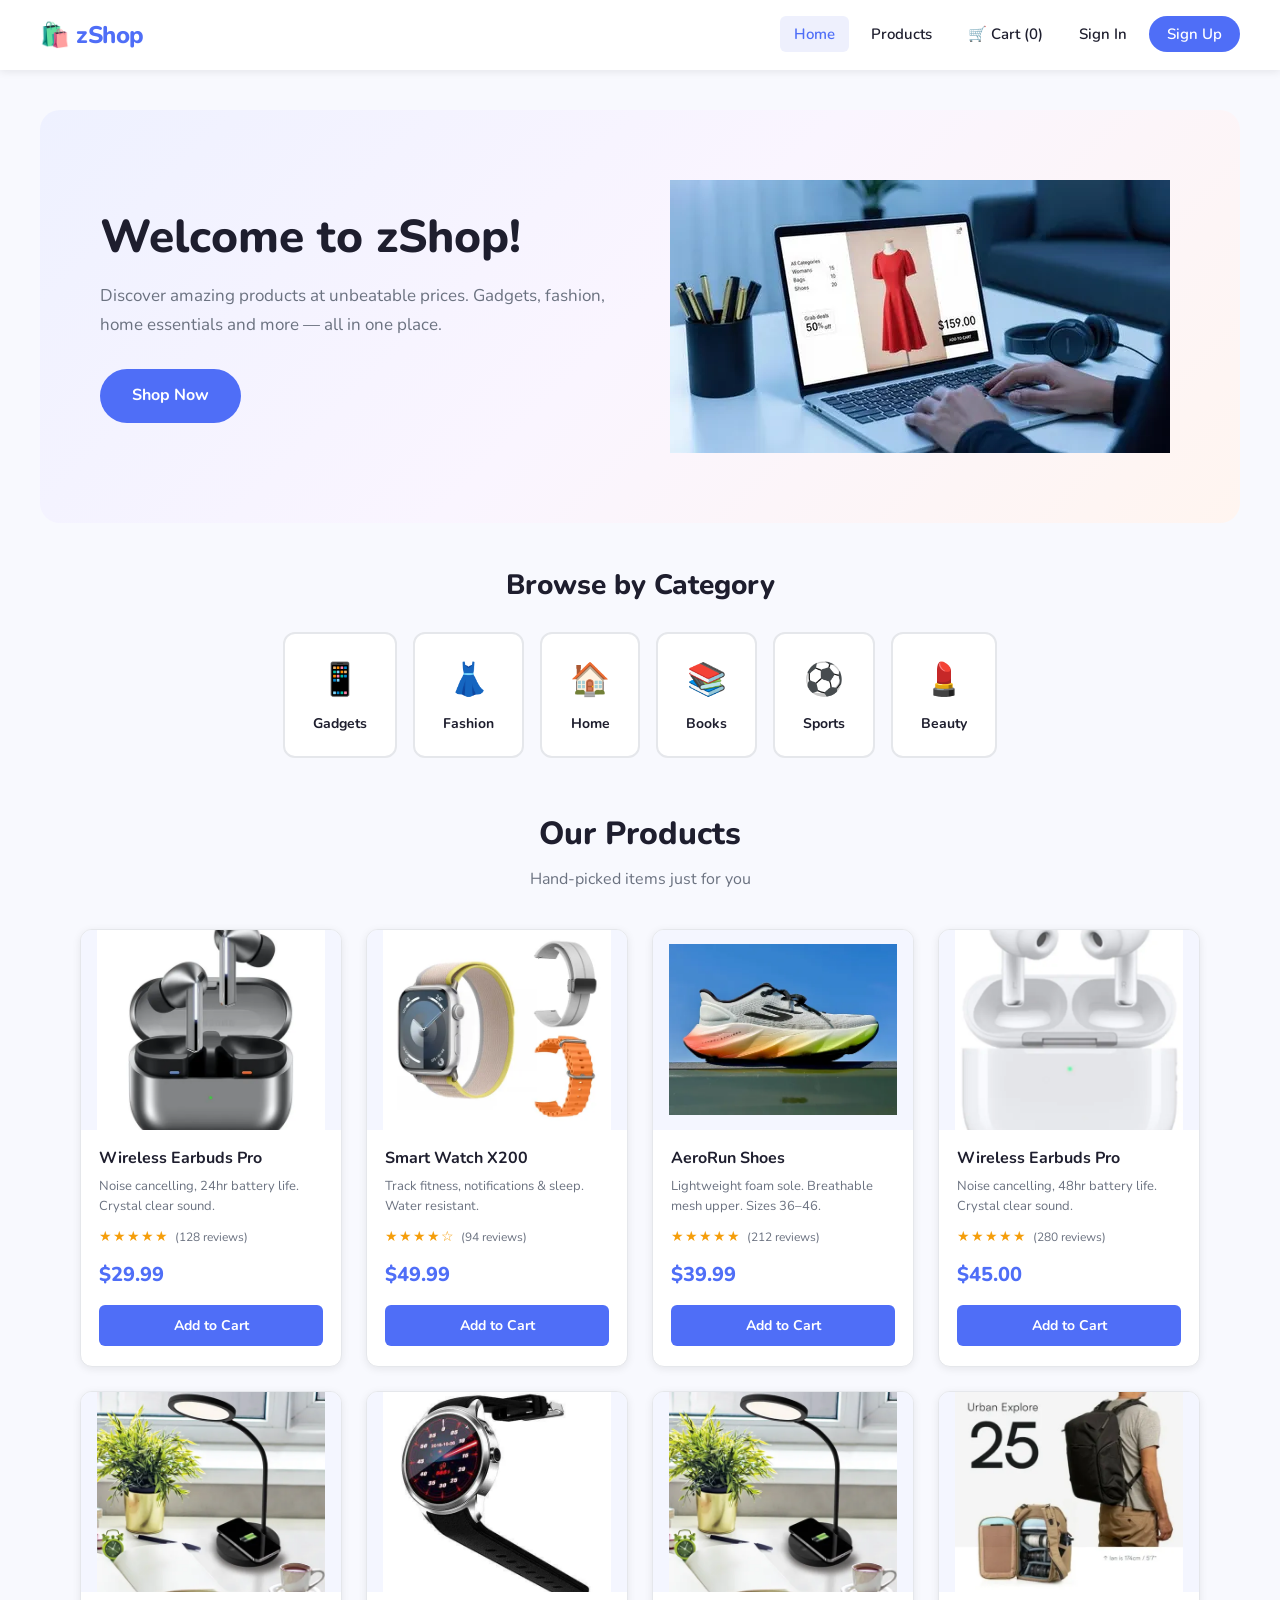
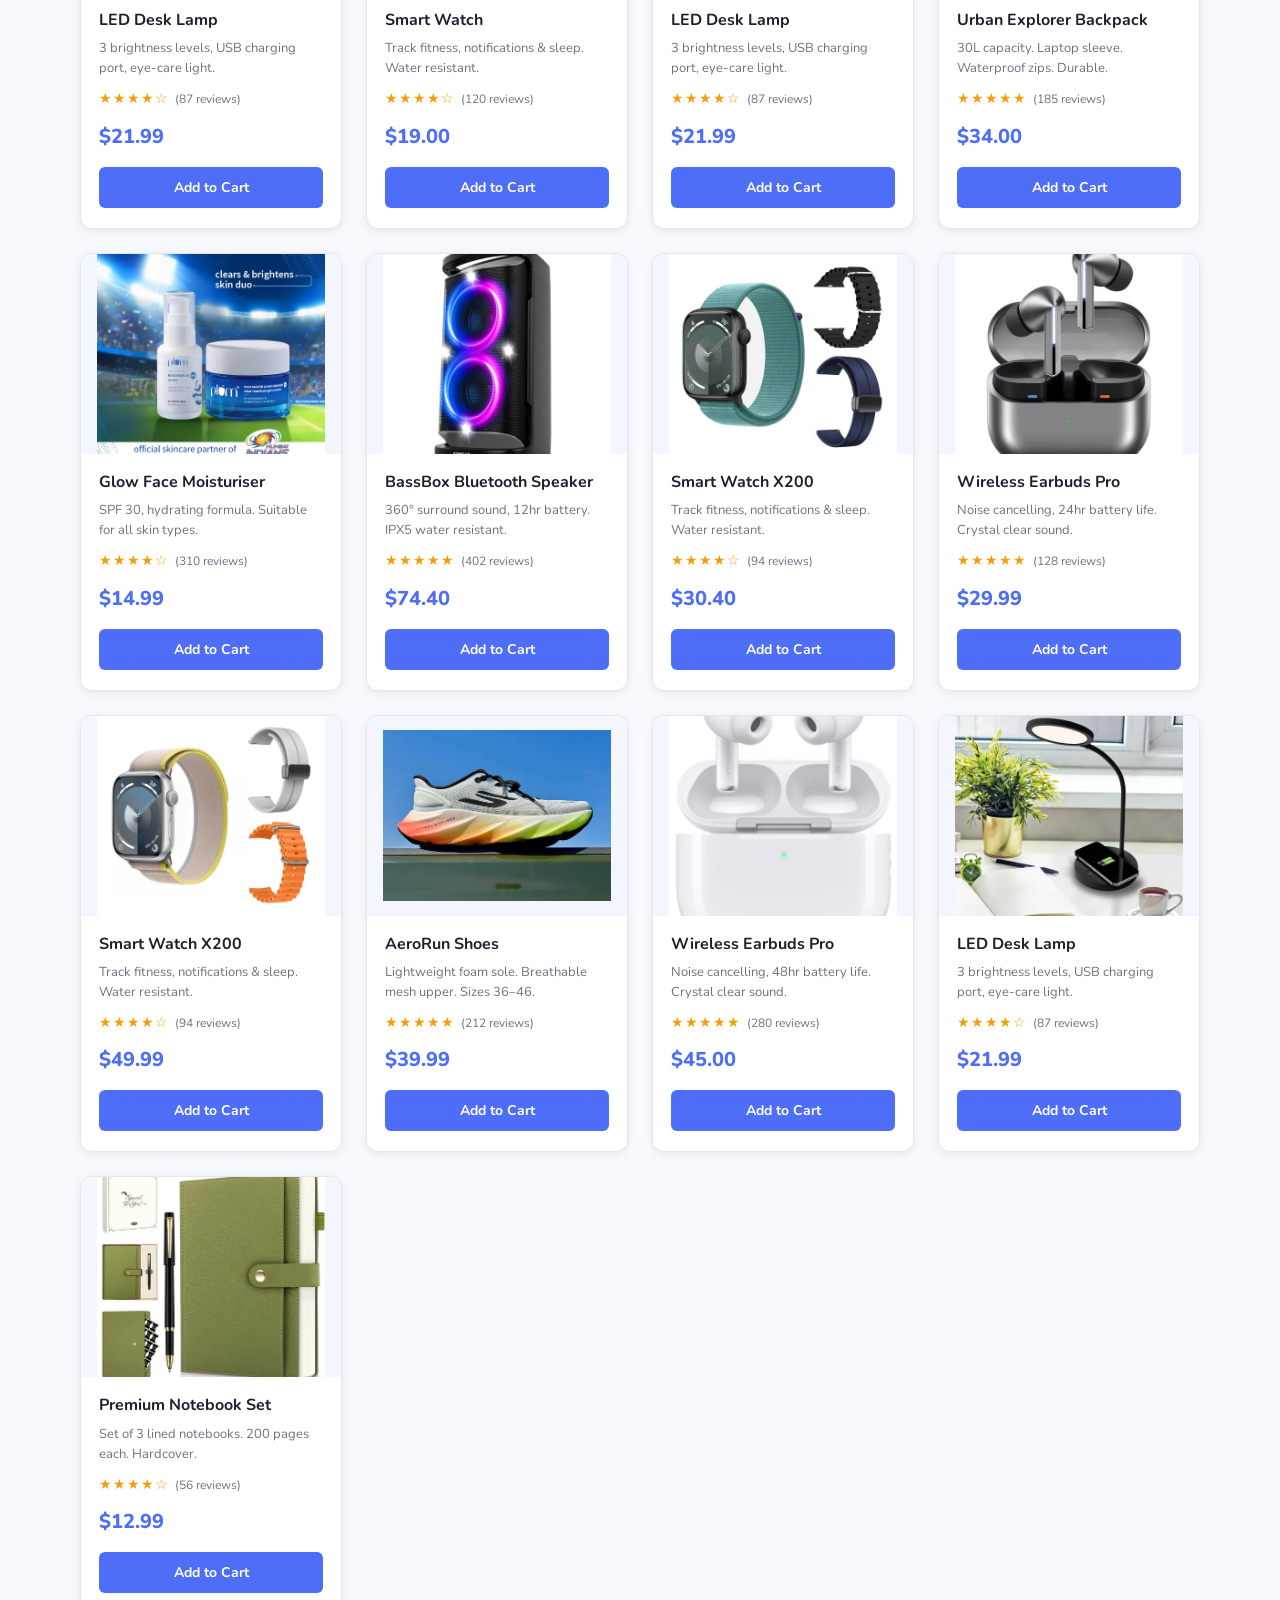
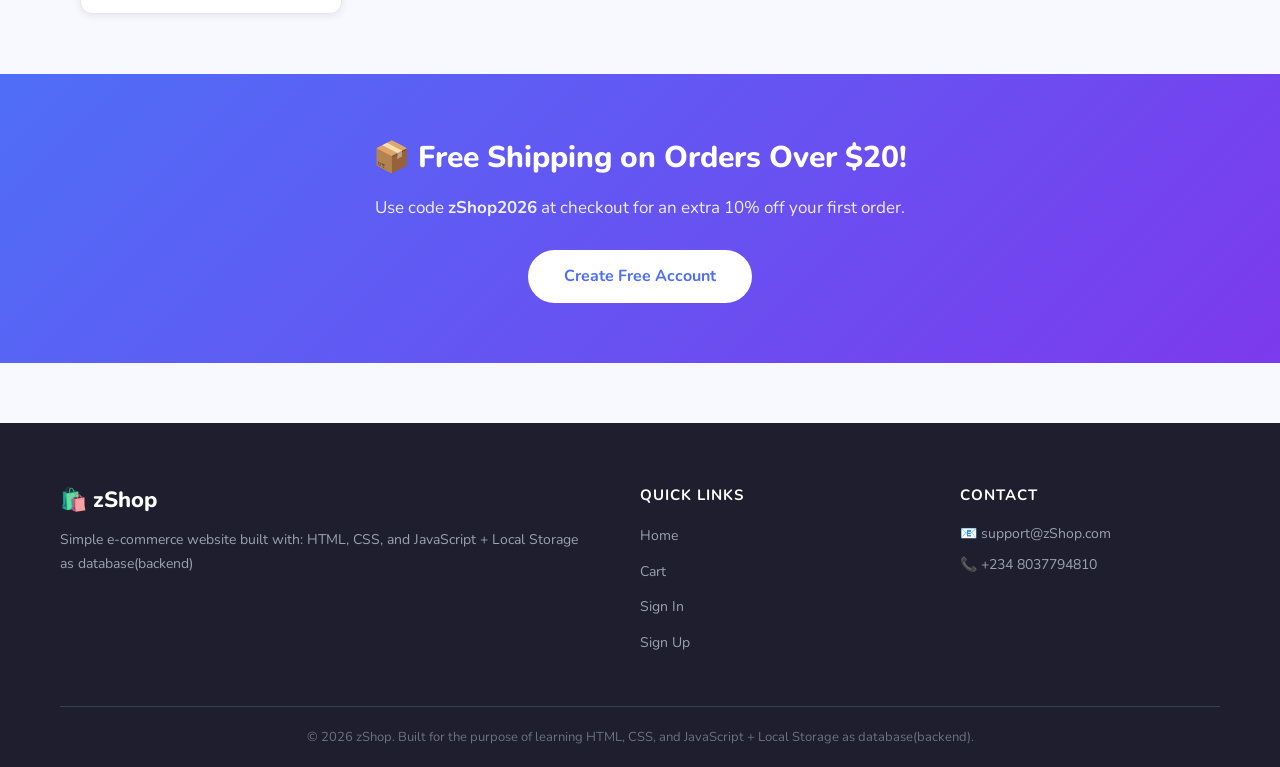
<file: index.html>
<!DOCTYPE html>
<html lang="en">

  <head>
    <!-- The <head> section contains information ABOUT the page, not visible content -->

    <!-- This tells the browser what characters to use (standard for most languages) -->
    <meta charset="UTF-8" />

    <!-- This makes the page look correct on mobile phones -->
    <meta name="viewport" content="width=device-width, initial-scale=1.0" />

    <!-- The title that appears on the browser tab -->
    <title>zShop</title>

    <!-- 
      =============================================
      LINKING THE CSS FILE
      =============================================
      This line connects our style.css file to this HTML file.
      If you REMOVE this line, all the styling (colors, fonts, layout)
      will disappear and you will see plain HTML — that's great for teaching!
      The "rel" tells the browser this is a stylesheet.
      The "href" is the path to the CSS file.
    -->
    <link rel="stylesheet" href="./pages/style.css" />

    <!-- Google Font: Nunito (clean, friendly font for a shop) -->
    <link rel="preconnect" href="https://fonts.googleapis.com" />
    <link
      href="https://fonts.googleapis.com/css2?family=Nunito:wght@400;600;700;800&display=swap"
      rel="stylesheet"
    />
  </head>

  <body>
    <!-- 
      =============================================
      HEADER SECTION
      =============================================
      The <header> tag holds the top part of the page.
      It usually contains the logo and navigation links.
    -->
    <header class="site-header">

      <!-- Logo / Brand name -->
      <div class="logo">
        <a href="index.html">🛍️ zShop</a>
      </div>

      <!-- 
        NAVIGATION BAR
        <nav> holds links that help users move between pages.
        <ul> = unordered list (bullet list)
        <li> = list item
        <a>  = anchor tag (a clickable link)
      -->
      <nav class="main-nav">
        <ul>
          <li><a href="index.html" class="active">Home</a></li>
          <li><a href="index.html#products">Products</a></li>
          <li><a href="./pages/cart.html">🛒 Cart (<span id="cart-count">0</span>)</a></li>
          <li><a href="./pages/signin.html">Sign In</a></li>
          <li><a href="./pages/signup.html" class="btn-signup">Sign Up</a></li>
        </ul>
      </nav>

      <!-- Hamburger menu button (visible on small screens) -->
      <button class="hamburger" id="hamburger-btn">☰</button>

    </header>

    <!-- 
      =============================================
      MAIN CONTENT
      =============================================
      The <main> tag holds the main content of the page.
    -->
    <main>

      <!-- 
        HERO SECTION
        This is the big banner at the top of the page.
        "Hero" is a common web design term for this section.
      -->
      <section class="hero">
        <div class="hero-text">
          <h1>Welcome to zShop!</h1>
          <p>Discover amazing products at unbeatable prices. Gadgets, fashion, home essentials and more — all in one place.</p>
          <a href="#products" class="btn-hero">Shop Now</a>
        </div>
        <div class="hero-image">
          <!-- 
            SVG PLACEHOLDER IMAGE
            SVG stands for Scalable Vector Graphic. 
            This is a built-in image made with code.
            You can replace this with a real <img> tag later.
          -->

          <img src="./assets/images/hero-image.webp" alt="Hero Image">
        </div>
      </section>

      <!-- 
        =============================================
        CATEGORIES SECTION
        =============================================
        Quick category links to help users find items faster.
      -->
      <section class="categories">
        <h2>Browse by Category</h2>
        <div class="category-list">

          <div class="category-card">
            <span class="category-icon">📱</span>
            <p>Gadgets</p>
          </div>

          <div class="category-card">
            <span class="category-icon">👗</span>
            <p>Fashion</p>
          </div>

          <div class="category-card">
            <span class="category-icon">🏠</span>
            <p>Home</p>
          </div>

          <div class="category-card">
            <span class="category-icon">📚</span>
            <p>Books</p>
          </div>

          <div class="category-card">
            <span class="category-icon">⚽</span>
            <p>Sports</p>
          </div>

          <div class="category-card">
            <span class="category-icon">💄</span>
            <p>Beauty</p>
          </div>

        </div>
      </section>

      <!-- 
        =============================================
        PRODUCTS SECTION
        =============================================
        The "id" attribute is used to jump to this section when
        someone clicks "Shop Now" or "Products" in the nav.
        #products in a link means "go to the element with id=products".
      -->
      <section class="products-section" id="products">
        <h2>Our Products</h2>
        <p class="section-subtitle">Hand-picked items just for you</p>

        <!-- 
          PRODUCT GRID
          Each "product-card" is one product.
          They all sit inside "product-grid" which lines them up.
        -->
        <div class="product-grid">

          <!-- ===== PRODUCT 1: Wireless Earbuds ===== -->
          <div class="product-card">
            <div class="product-image">
                <img src="./assets/images/wireless-earbud-pro.webp" alt="Wireless Earbuds Pro">
              <svg viewBox="0 0 200 180" xmlns="http://www.w3.org/2000/svg" width="200" height="180">
                <rect width="200" height="180" fill="#e8f0fe" rx="10" />
                <circle cx="70" cy="90" r="28" fill="#4f6ef7" />
                <circle cx="130" cy="90" r="28" fill="#4f6ef7" />
                <circle cx="70" cy="90" r="14" fill="#1a3ec4" />
                <circle cx="130" cy="90" r="14" fill="#1a3ec4" />
                <line x1="70" y1="62" x2="70" y2="40" stroke="#4f6ef7" stroke-width="4" />
                <line x1="130" y1="62" x2="130" y2="40" stroke="#4f6ef7" stroke-width="4" />
                <text x="100" y="160" text-anchor="middle" fill="#4f6ef7" font-size="11">Wireless Earbuds</text>
              </svg>
            </div>
            <div class="product-info">
              <h3 class="product-name">Wireless Earbuds Pro</h3>
              <p class="product-description">Noise cancelling, 24hr battery life. Crystal clear sound.</p>
              <div class="product-rating">
                <span class="stars">★★★★★</span>
                <span class="review-count">(128 reviews)</span>
              </div>
              <p class="product-price">$29.99</p>
              <!-- 
                The "data-" attributes store information about the product.
                JavaScript will read these values when "Add to Cart" is clicked.
              -->
              <button
                class="btn-add-to-cart"
                data-id="1"
                data-name="Wireless Earbuds Pro"
                data-price="29.99"
                onclick="addToCart(this)"
              >
                Add to Cart
              </button>
            </div>
          </div>




          
          <!-- ===== PRODUCT 2: Smart Watch ===== -->
          <div class="product-card">
            <div class="product-image">
                <img src="./assets/images/smart-watch.webp" alt="">
            </div>
            <div class="product-info">
              <h3 class="product-name">Smart Watch X200</h3>
              <p class="product-description">Track fitness, notifications & sleep. Water resistant.</p>
              <div class="product-rating">
                <span class="stars">★★★★☆</span>
                <span class="review-count">(94 reviews)</span>
              </div>
              <p class="product-price">$49.99</p>
              <button
                class="btn-add-to-cart"
                data-id="2"
                data-name="Smart Watch X200"
                data-price="49.99"
                onclick="addToCart(this)"
              >
                Add to Cart
              </button>
            </div>
          </div>

          <!-- ===== PRODUCT 3: Running Shoes ===== -->
          <div class="product-card">
            <div class="product-image">
                <img src="./assets/images/AeroRun-Shoes.webp" alt="">
            </div>
            <div class="product-info">
              <h3 class="product-name">AeroRun Shoes</h3>
              <p class="product-description">Lightweight foam sole. Breathable mesh upper. Sizes 36–46.</p>
              <div class="product-rating">
                <span class="stars">★★★★★</span>
                <span class="review-count">(212 reviews)</span>
              </div>
              <p class="product-price">$39.99</p>
              <button
                class="btn-add-to-cart"
                data-id="3"
                data-name="AeroRun Shoes"
                data-price="39.99"
                onclick="addToCart(this)"
              >
                Add to Cart
              </button>
            </div>
          </div>


          <!-- ===== PRODUCT 4 : Wireless Earbuds ===== -->
          <div class="product-card">
            <div class="product-image">
                <img src="./assets/images/airpods_pro_3.webp" alt="Wireless Earbuds Pro">
            </div>
            <div class="product-info">
              <h3 class="product-name">Wireless Earbuds Pro</h3>
              <p class="product-description">Noise cancelling, 48hr battery life. Crystal clear sound.</p>
              <div class="product-rating">
                <span class="stars">★★★★★</span>
                <span class="review-count">(280 reviews)</span>
              </div>
              <p class="product-price">$45.00</p>
              <!-- 
                The "data-" attributes store information about the product.
                JavaScript will read these values when "Add to Cart" is clicked.
              -->
              <button
                class="btn-add-to-cart"
                data-id="1"
                data-name="Wireless Earbuds Pro"
                data-price="45.00"
                onclick="addToCart(this)"
              >
                Add to Cart
              </button>
            </div>
          </div>



          <!-- ===== PRODUCT 4: LED Desk Lamp ===== -->
          <div class="product-card">
            <div class="product-image">
                <img src="./assets/images/LED-Desk-Lamp.webp" alt="LED Desk Lamp">
            </div>
            <div class="product-info">
              <h3 class="product-name">LED Desk Lamp</h3>
              <p class="product-description">3 brightness levels, USB charging port, eye-care light.</p>
              <div class="product-rating">
                <span class="stars">★★★★☆</span>
                <span class="review-count">(87 reviews)</span>
              </div>
              <p class="product-price">$21.99</p>
              <button
                class="btn-add-to-cart"
                data-id="4"
                data-name="LED Desk Lamp"
                data-price="21.99"
                onclick="addToCart(this)"
              >
                Add to Cart
              </button>
            </div>
          </div>



          
          <!-- ===== PRODUCT 2: Smart Watch ===== -->
          <div class="product-card">
            <div class="product-image">
                <img src="./assets/images/smart-watch5.webp" alt="Smart Watch">
            </div>
            <div class="product-info">
              <h3 class="product-name">Smart Watch</h3>
              <p class="product-description">Track fitness, notifications & sleep. Water resistant.</p>
              <div class="product-rating">
                <span class="stars">★★★★☆</span>
                <span class="review-count">(120 reviews)</span>
              </div>
              <p class="product-price">$19.00</p>
              <button
                class="btn-add-to-cart"
                data-id="2"
                data-name="Smart Watch"
                data-price="19.00"
                onclick="addToCart(this)"
              >
                Add to Cart
              </button>
            </div>
          </div>




          <!-- ===== PRODUCT 4: LED Desk Lamp ===== -->
          <div class="product-card">
            <div class="product-image">
                <img src="./assets/images/LED-Desk-Lamp.webp  " alt="LED Desk Lamp">
            </div>
            <div class="product-info">
              <h3 class="product-name">LED Desk Lamp</h3>
              <p class="product-description">3 brightness levels, USB charging port, eye-care light.</p>
              <div class="product-rating">
                <span class="stars">★★★★☆</span>
                <span class="review-count">(87 reviews)</span>
              </div>
              <p class="product-price">$21.99</p>
              <button
                class="btn-add-to-cart"
                data-id="4"
                data-name="LED Desk Lamp"
                data-price="21.99"
                onclick="addToCart(this)"
              >
                Add to Cart
              </button>
            </div>
          </div>


          <!-- ===== PRODUCT 5: Backpack ===== -->
          <div class="product-card">
            <div class="product-image">
                <img src="./assets/images/urban-explorer-backpack4.webp" alt="Urban Explorer Backpack">
            </div>
            <div class="product-info">
              <h3 class="product-name">Urban Explorer Backpack</h3>
              <p class="product-description">30L capacity. Laptop sleeve. Waterproof zips. Durable.</p>
              <div class="product-rating">
                <span class="stars">★★★★★</span>
                <span class="review-count">(185 reviews)</span>
              </div>
              <p class="product-price">$34.00</p>
              <button
                class="btn-add-to-cart"
                data-id="5"
                data-name="Urban Explorer Backpack"
                data-price="34.00"
                onclick="addToCart(this)"
              >
                Add to Cart
              </button>
            </div>
          </div>

          <!-- ===== PRODUCT 6: Face Moisturiser ===== -->
          <div class="product-card">
            <div class="product-image">
                <img src="./assets/images/glow-face-moisturiser5.webp" alt="Glow Face Moisturiser">
            </div>
            <div class="product-info">
              <h3 class="product-name">Glow Face Moisturiser</h3>
              <p class="product-description">SPF 30, hydrating formula. Suitable for all skin types.</p>
              <div class="product-rating">
                <span class="stars">★★★★☆</span>
                <span class="review-count">(310 reviews)</span>
              </div>
              <p class="product-price">$14.99</p>
              <button
                class="btn-add-to-cart"
                data-id="6"
                data-name="Glow Face Moisturiser"
                data-price="14.99"
                onclick="addToCart(this)"
              >
                Add to Cart
              </button>
            </div>
          </div>

          <!-- ===== PRODUCT 7: Bluetooth Speaker ===== -->
          <div class="product-card">
            <div class="product-image">
                <img src="./assets/images/bassBox-bluetooth-speaker6.webp" alt="BassBox Bluetooth Speaker">
            </div>
            <div class="product-info">
              <h3 class="product-name">BassBox Bluetooth Speaker</h3>
              <p class="product-description">360° surround sound, 12hr battery. IPX5 water resistant.</p>
              <div class="product-rating">
                <span class="stars">★★★★★</span>
                <span class="review-count">(402 reviews)</span>
              </div>
              <p class="product-price">$74.40</p>
              <button
                class="btn-add-to-cart"
                data-id="7"
                data-name="BassBox Bluetooth Speaker"
                data-price="74.40"
                onclick="addToCart(this)"
              >
                Add to Cart
              </button>
            </div>
          </div>




          
          <!-- ===== PRODUCT 2: Smart Watch ===== -->
          <div class="product-card">
            <div class="product-image">
                <img src="./assets/images/smart-watch2.webp" alt="">
            </div>
            <div class="product-info">
              <h3 class="product-name">Smart Watch X200</h3>
              <p class="product-description">Track fitness, notifications & sleep. Water resistant.</p>
              <div class="product-rating">
                <span class="stars">★★★★☆</span>
                <span class="review-count">(94 reviews)</span>
              </div>
              <p class="product-price">$30.40</p>
              <button
                class="btn-add-to-cart"
                data-id="2"
                data-name="Smart Watch X200"
                data-price="30.40"
                onclick="addToCart(this)"
              >
                Add to Cart
              </button>
            </div>
          </div>



          
          <!-- ===== PRODUCT 1: Wireless Earbuds ===== -->
          <div class="product-card">
            <div class="product-image">
                <img src="./assets/images/wireless-earbud-pro.webp" alt="Wireless Earbuds Pro">
              <svg viewBox="0 0 200 180" xmlns="http://www.w3.org/2000/svg" width="200" height="180">
                <rect width="200" height="180" fill="#e8f0fe" rx="10" />
                <circle cx="70" cy="90" r="28" fill="#4f6ef7" />
                <circle cx="130" cy="90" r="28" fill="#4f6ef7" />
                <circle cx="70" cy="90" r="14" fill="#1a3ec4" />
                <circle cx="130" cy="90" r="14" fill="#1a3ec4" />
                <line x1="70" y1="62" x2="70" y2="40" stroke="#4f6ef7" stroke-width="4" />
                <line x1="130" y1="62" x2="130" y2="40" stroke="#4f6ef7" stroke-width="4" />
                <text x="100" y="160" text-anchor="middle" fill="#4f6ef7" font-size="11">Wireless Earbuds</text>
              </svg>
            </div>
            <div class="product-info">
              <h3 class="product-name">Wireless Earbuds Pro</h3>
              <p class="product-description">Noise cancelling, 24hr battery life. Crystal clear sound.</p>
              <div class="product-rating">
                <span class="stars">★★★★★</span>
                <span class="review-count">(128 reviews)</span>
              </div>
              <p class="product-price">$29.99</p>
              <!-- 
                The "data-" attributes store information about the product.
                JavaScript will read these values when "Add to Cart" is clicked.
              -->
              <button
                class="btn-add-to-cart"
                data-id="1"
                data-name="Wireless Earbuds Pro"
                data-price="29.99"
                onclick="addToCart(this)"
              >
                Add to Cart
              </button>
            </div>
          </div>




          
          <!-- ===== PRODUCT 2: Smart Watch ===== -->
          <div class="product-card">
            <div class="product-image">
                <img src="./assets/images/smart-watch.webp" alt="">
            </div>
            <div class="product-info">
              <h3 class="product-name">Smart Watch X200</h3>
              <p class="product-description">Track fitness, notifications & sleep. Water resistant.</p>
              <div class="product-rating">
                <span class="stars">★★★★☆</span>
                <span class="review-count">(94 reviews)</span>
              </div>
              <p class="product-price">$49.99</p>
              <button
                class="btn-add-to-cart"
                data-id="2"
                data-name="Smart Watch X200"
                data-price="49.99"
                onclick="addToCart(this)"
              >
                Add to Cart
              </button>
            </div>
          </div>

          <!-- ===== PRODUCT 3: Running Shoes ===== -->
          <div class="product-card">
            <div class="product-image">
                <img src="./assets/images/AeroRun-Shoes.webp" alt="">
            </div>
            <div class="product-info">
              <h3 class="product-name">AeroRun Shoes</h3>
              <p class="product-description">Lightweight foam sole. Breathable mesh upper. Sizes 36–46.</p>
              <div class="product-rating">
                <span class="stars">★★★★★</span>
                <span class="review-count">(212 reviews)</span>
              </div>
              <p class="product-price">$39.99</p>
              <button
                class="btn-add-to-cart"
                data-id="3"
                data-name="AeroRun Shoes"
                data-price="39.99"
                onclick="addToCart(this)"
              >
                Add to Cart
              </button>
            </div>
          </div>


          <!-- ===== PRODUCT 4 : Wireless Earbuds ===== -->
          <div class="product-card">
            <div class="product-image">
                <img src="./assets/images/airpods_pro_3.webp" alt="Wireless Earbuds Pro">
            </div>
            <div class="product-info">
              <h3 class="product-name">Wireless Earbuds Pro</h3>
              <p class="product-description">Noise cancelling, 48hr battery life. Crystal clear sound.</p>
              <div class="product-rating">
                <span class="stars">★★★★★</span>
                <span class="review-count">(280 reviews)</span>
              </div>
              <p class="product-price">$45.00</p>
              <!-- 
                The "data-" attributes store information about the product.
                JavaScript will read these values when "Add to Cart" is clicked.
              -->
              <button
                class="btn-add-to-cart"
                data-id="1"
                data-name="Wireless Earbuds Pro"
                data-price="45.00"
                onclick="addToCart(this)"
              >
                Add to Cart
              </button>
            </div>
          </div>



          <!-- ===== PRODUCT 4: LED Desk Lamp ===== -->
          <div class="product-card">
            <div class="product-image">
                <img src="./assets/images/LED-Desk-Lamp.webp" alt="LED Desk Lamp">
            </div>
            <div class="product-info">
              <h3 class="product-name">LED Desk Lamp</h3>
              <p class="product-description">3 brightness levels, USB charging port, eye-care light.</p>
              <div class="product-rating">
                <span class="stars">★★★★☆</span>
                <span class="review-count">(87 reviews)</span>
              </div>
              <p class="product-price">$21.99</p>
              <button
                class="btn-add-to-cart"
                data-id="4"
                data-name="LED Desk Lamp"
                data-price="21.99"
                onclick="addToCart(this)"
              >
                Add to Cart
              </button>
            </div>
          </div>



          <!-- ===== PRODUCT 8: Notebook Set ===== -->
          <div class="product-card">
            <div class="product-image">
                <img src="./assets/images/premium-notebook-set8.webp" alt="Premium Notebook Set">
            </div>
            <div class="product-info">
              <h3 class="product-name">Premium Notebook Set</h3>
              <p class="product-description">Set of 3 lined notebooks. 200 pages each. Hardcover.</p>
              <div class="product-rating">
                <span class="stars">★★★★☆</span>
                <span class="review-count">(56 reviews)</span>
              </div>
              <p class="product-price">$12.99</p>
              <button
                class="btn-add-to-cart"
                data-id="8"
                data-name="Premium Notebook Set"
                data-price="12.99"
                onclick="addToCart(this)"
              >
                Add to Cart
              </button>
            </div>
          </div>

        </div>
        <!-- End of product-grid -->

      </section>
      <!-- End of products-section -->

      <!-- 
        =============================================
        BANNER / PROMO SECTION
        =============================================
      -->
      <section class="promo-banner">
        <div class="promo-content">
          <h2>📦 Free Shipping on Orders Over $20!</h2>
          <p>Use code <strong>zShop2026</strong> at checkout for an extra 10% off your first order.</p>
          <a href="signup.html" class="btn-promo">Create Free Account</a>
        </div>
      </section>

    </main>
    <!-- End of main -->

    <!-- 
      =============================================
      FOOTER SECTION
      =============================================
      The <footer> tag holds information at the bottom of the page.
    -->
    <footer class="site-footer">
      <div class="footer-content">

        <div class="footer-brand">
          <h3>🛍️ zShop</h3>
          <p>Simple e-commerce website built with: HTML, CSS, and JavaScript + Local Storage as database(backend)</p>
        </div>

        <div class="footer-links">
          <h4>Quick Links</h4>
          <ul>
            <li><a href="index.html">Home</a></li>
            <li><a href="cart.html">Cart</a></li>
            <li><a href="signin.html">Sign In</a></li>
            <li><a href="signup.html">Sign Up</a></li>
          </ul>
        </div>

        <div class="footer-contact">
          <h4>Contact</h4>
          <p>📧 support@zShop.com</p>
          <p>📞 +234 8037794810 </p>
        </div>

      </div>

      <!-- Copyright line at the very bottom -->
      <div class="footer-bottom">
        <p>© 2026 zShop. Built for the purpose of learning HTML, CSS, and JavaScript + Local Storage as database(backend).</p>
      </div>

    </footer>

    <!-- 
      =============================================
      A small toast notification (pops up when item added to cart)
      This is hidden by default. JavaScript will show it.
    -->
    <div class="toast" id="toast-message">
      Item added to cart! 🛒
    </div>

    <!-- 
      =============================================
      LINKING THE JAVASCRIPT FILE
      =============================================
      This connects our main.js file.
      It goes at the BOTTOM of the body so the HTML loads first.
      If you REMOVE this line, buttons won't work.
      The "defer" keyword means: wait for HTML to load, then run JS.
    -->
    <script src="script.js"></script>

  </body>

</html>
</file>
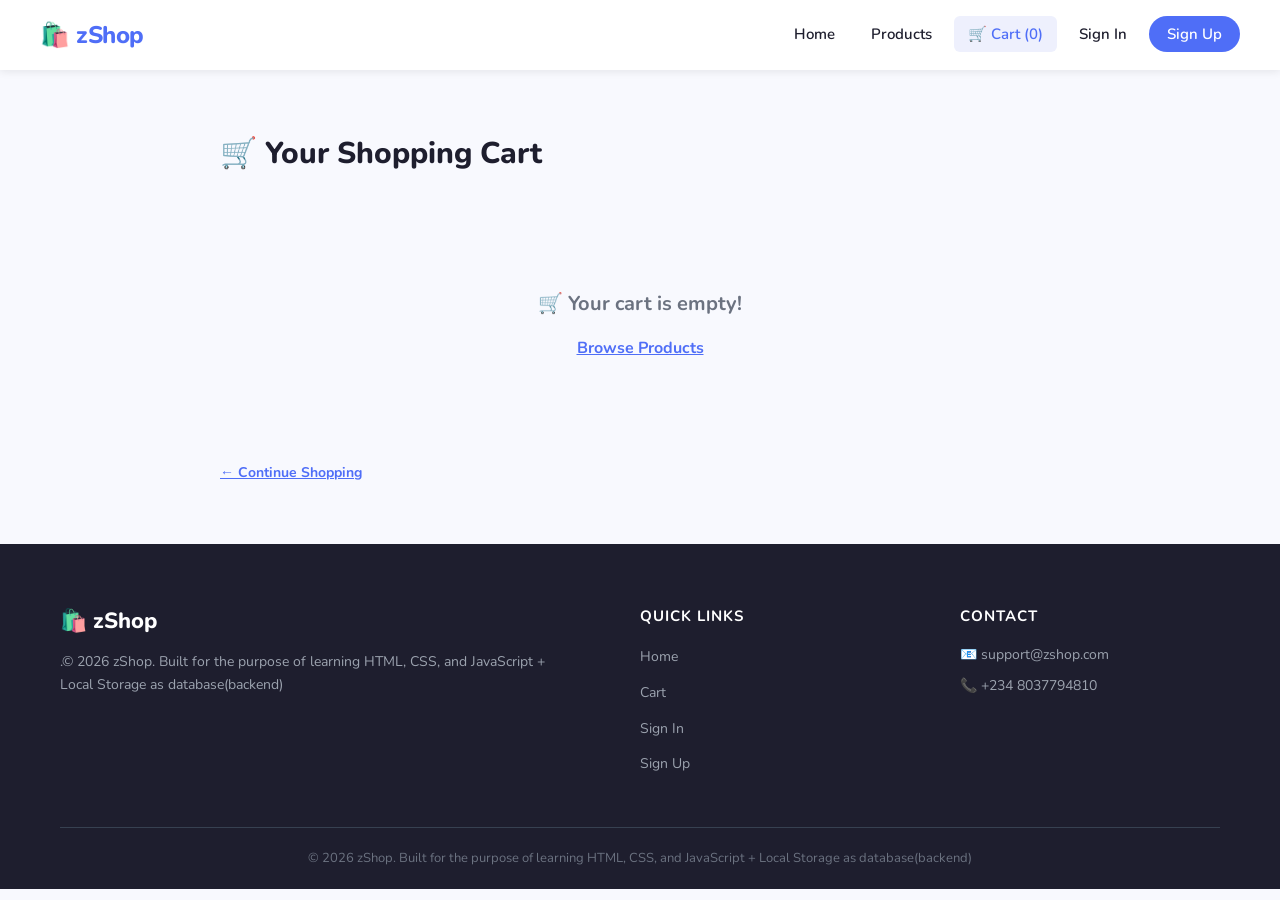
<file: pages/cart.html>
<!DOCTYPE html>
<html lang="en">

  <head>
    <meta charset="UTF-8" />
    <meta name="viewport" content="width=device-width, initial-scale=1.0" />
    <title>Your Cart — zShop</title>
    <link rel="stylesheet" href="style.css" />
    <link rel="preconnect" href="https://fonts.googleapis.com" />
    <link
      href="https://fonts.googleapis.com/css2?family=Nunito:wght@400;600;700;800&display=swap"
      rel="stylesheet"
    />
  </head>

  <body>

    <!-- ============================================================
      HEADER
    ============================================================ -->
    <header class="site-header">

      <div class="logo">
        <a href="index.html">🛍️ zShop</a>
      </div>

      <nav class="main-nav">
        <ul>
          <li><a href="index.html">Home</a></li>
          <li><a href="index.html#products">Products</a></li>
          <li><a href="cart.html" class="active">🛒 Cart (<span id="cart-count">0</span>)</a></li>
          <li><a href="signin.html">Sign In</a></li>
          <li><a href="signup.html" class="btn-signup">Sign Up</a></li>
        </ul>
      </nav>

      <button class="hamburger" id="hamburger-btn">☰</button>

    </header>


    <!-- ============================================================
      MAIN — Cart Page Layout
    ============================================================ -->
    <main class="cart-page">

      <h1>🛒 Your Shopping Cart</h1>

      <!--
        CART ITEMS CONTAINER
        ============================================================
        This <div> starts empty.
        JavaScript's renderCart() function reads localStorage and
        builds all the cart item HTML and injects it here using
        innerHTML. This is called "dynamic rendering".

        id="cart-items-container" — JavaScript finds this element
        by its id to know where to put the cart items.
      -->
      <div id="cart-items-container">

        <!--
          JavaScript will fill this area.
          If the cart is empty, it shows a friendly message.
          If there are items, it lists them all here.

          We show a loading message as a placeholder before JS runs.
        -->
        <div class="cart-empty-message">
          <p>Loading your cart...</p>
        </div>

      </div>


      <!--
        CART SUMMARY BOX
        ============================================================
        Shows subtotal, shipping cost, and the grand total.
        Also contains the "Proceed to Checkout" button.

        JavaScript's renderCartSummary() fills this with content.
        If the cart is empty, JavaScript hides this entire box.
      -->
      <div id="cart-summary" class="cart-summary">
        <!-- JavaScript will fill this in -->
      </div>


      <!-- Link to keep shopping -->
      <p class="continue-shopping">
        <a href="index.html">← Continue Shopping</a>
      </p>

    </main>


    <!-- ============================================================
      FOOTER
    ============================================================ -->
    <footer class="site-footer">
      <div class="footer-content">

        <div class="footer-brand">
          <h3>🛍️ zShop</h3>
          <p>.© 2026 zShop. Built for the purpose of learning HTML, CSS, and JavaScript + Local Storage as database(backend)</p>
        </div>

        <div class="footer-links">
          <h4>Quick Links</h4>
          <ul>
            <li><a href="index.html">Home</a></li>
            <li><a href="cart.html">Cart</a></li>
            <li><a href="signin.html">Sign In</a></li>
            <li><a href="signup.html">Sign Up</a></li>
          </ul>
        </div>

        <div class="footer-contact">
          <h4>Contact</h4>
          <p>📧 support@zshop.com</p>
          <p>📞 +234 8037794810</p>
        </div>

      </div>

      <div class="footer-bottom">
        <p>© 2026 zShop. Built for the purpose of learning HTML, CSS, and JavaScript + Local Storage as database(backend)</p>
      </div>
    </footer>


    <!-- ============================================================
      JAVASCRIPT
      ============================================================
      The script tag is at the bottom so all HTML loads first.
      After main.js loads, we immediately call renderCart() to
      populate the cart items container above.
    -->
    <script src="script.js"></script>

    <script>
      /*
        This small inline script runs right after main.js loads.
        It calls renderCart() which is defined in main.js.
        This triggers the cart page to display its items.

        We could put this call inside main.js too, but keeping it
        here makes it clear: "this page needs the cart rendered".
        It is a great teaching point — HTML pages can have
        BOTH an external JS file AND a small inline <script> block.
      */
      renderCart();
    </script>

  </body>

</html>
</file>
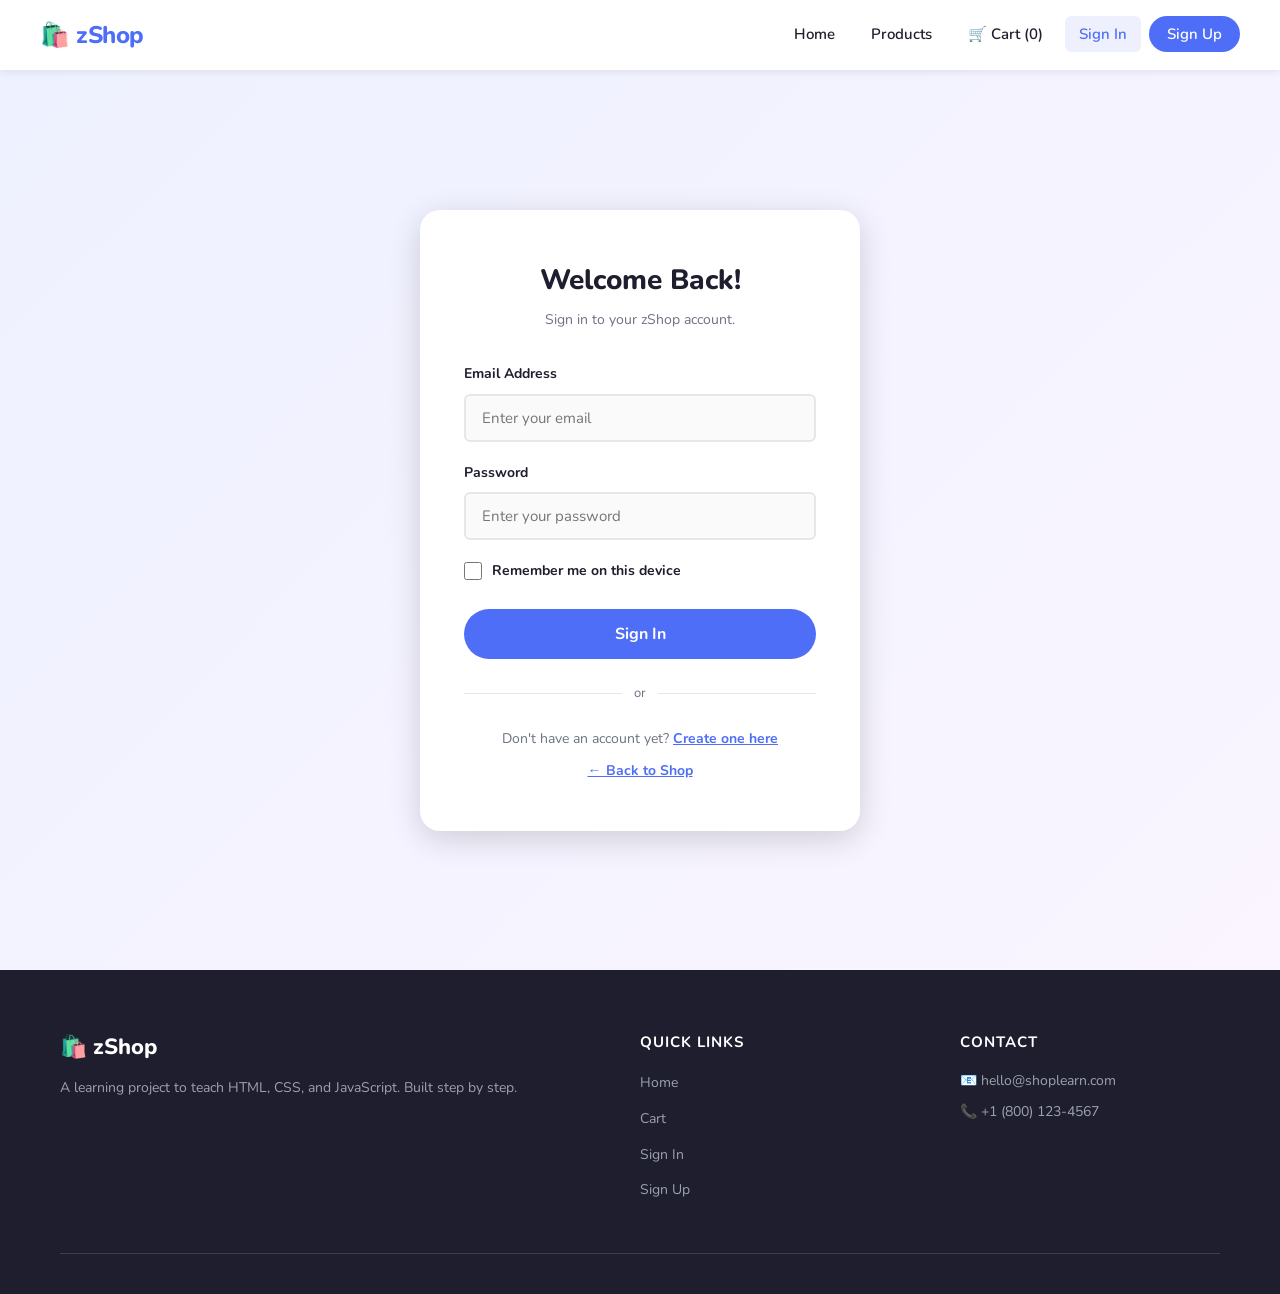
<file: pages/signin.html>
<!DOCTYPE html>
<html lang="en">

  <head>
    <meta charset="UTF-8" />
    <meta name="viewport" content="width=device-width, initial-scale=1.0" />
    <title>Sign In — zShop</title>
    <link rel="stylesheet" href="style.css" />
    <link rel="preconnect" href="https://fonts.googleapis.com" />
    <link
      href="https://fonts.googleapis.com/css2?family=Nunito:wght@400;600;700;800&display=swap"
      rel="stylesheet"
    />
  </head>

  <body>

    <!-- ============================================================
      HEADER — same on every page for consistent navigation
    ============================================================ -->
    <header class="site-header">

      <div class="logo">
        <a href="index.html">🛍️ zShop</a>
      </div>

      <nav class="main-nav">
        <ul>
          <li><a href="index.html">Home</a></li>
          <li><a href="index.html#products">Products</a></li>
          <li><a href="cart.html">🛒 Cart (<span id="cart-count">0</span>)</a></li>
          <li><a href="signin.html" class="active">Sign In</a></li>
          <li><a href="signup.html" class="btn-signup">Sign Up</a></li>
        </ul>
      </nav>

      <button class="hamburger" id="hamburger-btn">☰</button>

    </header>


    <!-- ============================================================
      MAIN — centres the form card on the screen
    ============================================================ -->
    <main class="form-page">

      <div class="form-card">

        <h1>Welcome Back!</h1>
        <p class="form-subtitle">Sign in to your zShop account.</p>

        <!--
          SIGN IN FORM
          onsubmit calls handleSignIn() from main.js.
          "event" is passed so JS can call event.preventDefault()
          and stop the page from refreshing on submit.
        -->
        <form onsubmit="handleSignIn(event)">

          <!-- ===== EMAIL ADDRESS ===== -->
          <div class="form-group">
            <!--
              The "for" attribute on <label> must match the "id"
              on the <input> so they are linked together.
              This means clicking the label also focuses the input.
            -->
            <label for="signin-email">Email Address</label>

            <input
              type="email"
              id="signin-email"
              name="email"
              placeholder="Enter your email"
            />

            <!-- Hidden error message — shown by JS if email is wrong -->
            <span class="form-error" id="error-signin-email"></span>
          </div>

          <!-- ===== PASSWORD ===== -->
          <div class="form-group">
            <label for="signin-password">Password</label>

            <!--
              type="password" masks the characters the user types.
              This is a built-in browser feature — no CSS or JS needed.
            -->
            <input
              type="password"
              id="signin-password"
              name="password"
              placeholder="Enter your password"
            />

            <span class="form-error" id="error-signin-password"></span>
          </div>

          <!-- ===== REMEMBER ME CHECKBOX ===== -->
          <div class="form-group checkbox-group">
            <input
              type="checkbox"
              id="signin-remember"
              name="remember"
            />
            <label for="signin-remember" class="checkbox-label">
              Remember me on this device
            </label>
          </div>

          <!-- ===== SUBMIT BUTTON ===== -->
          <button type="submit" class="btn-form-submit">
            Sign In
          </button>

        </form>

        <!-- Divider -->
        <div class="divider">or</div>

        <!-- Link to sign up if they don't have an account -->
        <p class="form-switch-text">
          Don't have an account yet?
          <a href="signup.html">Create one here</a>
        </p>

        <p class="form-switch-text" style="margin-top: 10px;">
          <a href="index.html">← Back to Shop</a>
        </p>

      </div>

    </main>


    <!-- ============================================================
      FOOTER
    ============================================================ -->
    <footer class="site-footer">
      <div class="footer-content">

        <div class="footer-brand">
          <h3>🛍️ zShop</h3>
          <p>A learning project to teach HTML, CSS, and JavaScript. Built step by step.</p>
        </div>

        <div class="footer-links">
          <h4>Quick Links</h4>
          <ul>
            <li><a href="index.html">Home</a></li>
            <li><a href="cart.html">Cart</a></li>
            <li><a href="signin.html">Sign In</a></li>
            <li><a href="signup.html">Sign Up</a></li>
          </ul>
        </div>

        <div class="footer-contact">
          <h4>Contact</h4>
          <p>📧 hello@shoplearn.com</p>
          <p>📞 +1 (800) 123-4567</p>
        </div>

      </div>

      <div class="footer-bottom">
        <p></p>
      </div>
    </footer>


    <script src="script.js"></script>

  </body>

</html>
</file>
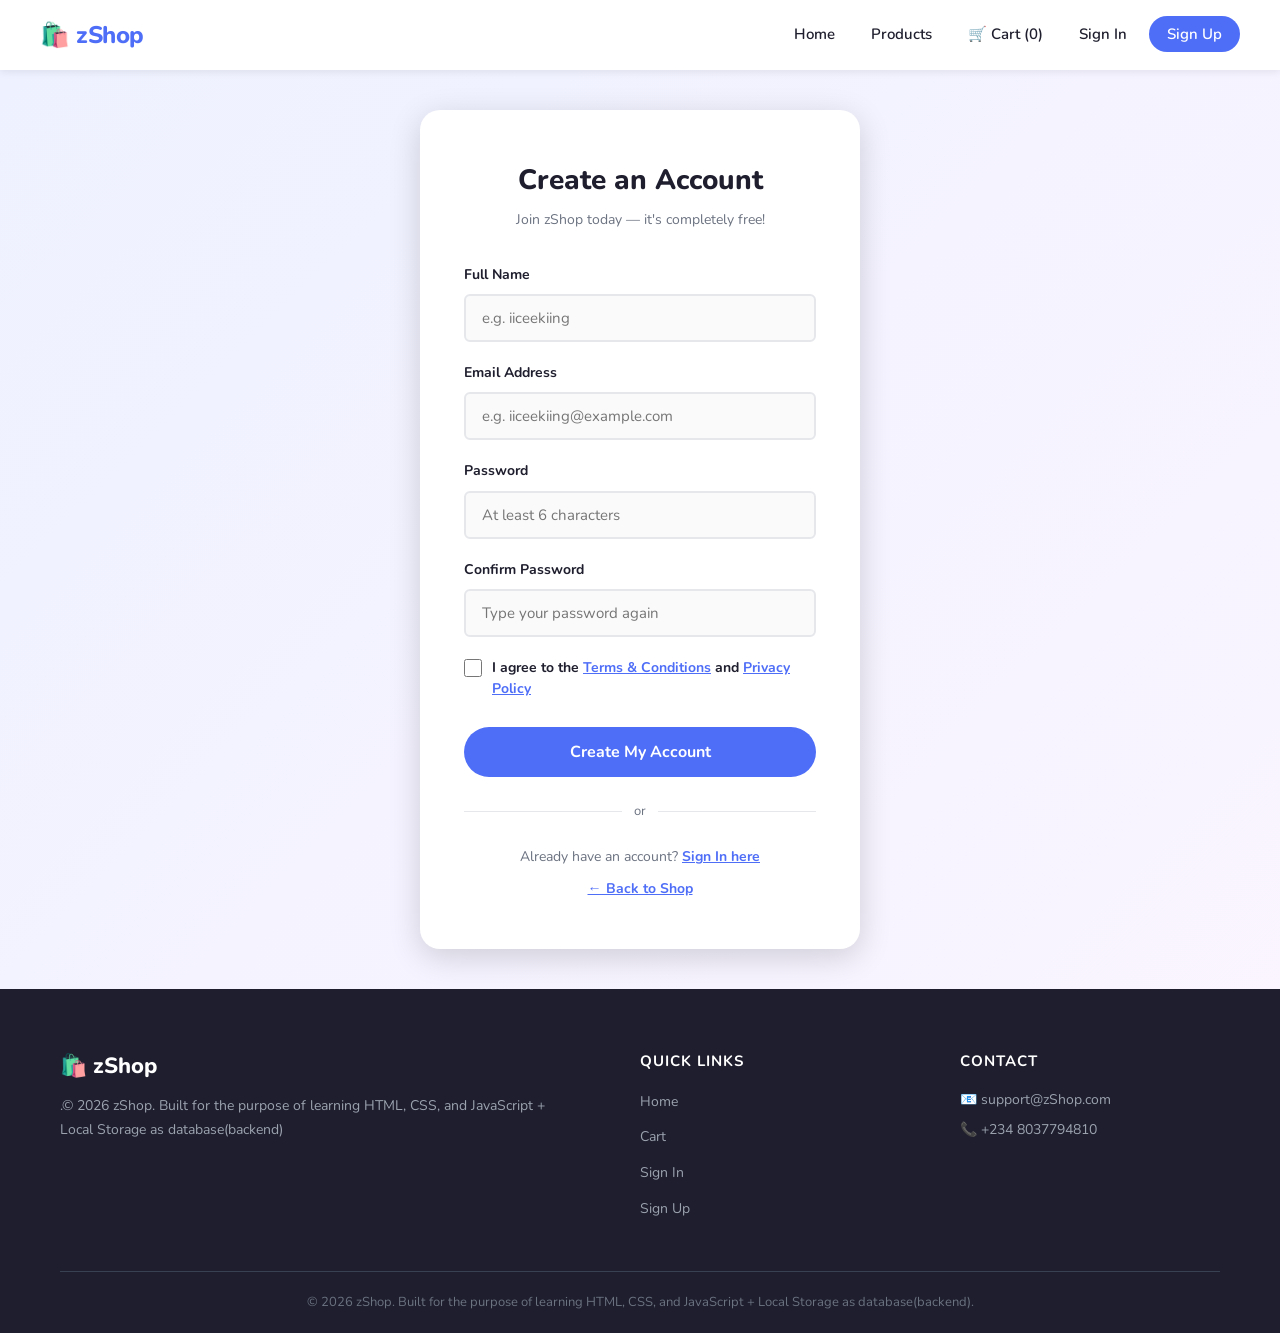
<file: pages/signup.html>
<!DOCTYPE html>
<html lang="en">

  <head>
    <!-- Information about the page — not visible to the user -->
    <meta charset="UTF-8" />
    <meta name="viewport" content="width=device-width, initial-scale=1.0" />
    <title>Sign Up — zShop</title>

    <!-- Link to our shared stylesheet -->
    <link rel="stylesheet" href="style.css" />

    <!-- Google Font -->
    <link rel="preconnect" href="https://fonts.googleapis.com" />
    <link
      href="https://fonts.googleapis.com/css2?family=Nunito:wght@400;600;700;800&display=swap"
      rel="stylesheet"
    />
  </head>

  <body>

    <!-- ============================================================
      HEADER
      Same header as index.html so navigation is consistent
      across every page on the site.
    ============================================================ -->
    <header class="site-header">

      <div class="logo">
        <a href="index.html">🛍️ zShop</a>
      </div>

      <nav class="main-nav">
        <ul>
          <li><a href="index.html">Home</a></li>
          <li><a href="index.html#products">Products</a></li>
          <li><a href="cart.html">🛒 Cart (<span id="cart-count">0</span>)</a></li>
          <li><a href="signin.html">Sign In</a></li>
          <li><a href="signup.html" class="btn-signup active">Sign Up</a></li>
        </ul>
      </nav>

      <button class="hamburger" id="hamburger-btn">☰</button>

    </header>


    <!-- ============================================================
      MAIN CONTENT
      The "form-page" class centres everything vertically
      and horizontally on the screen (see style.css Section 11).
    ============================================================ -->
    <main class="form-page">

      <!-- 
        SIGN UP CARD
        This white box holds the entire registration form.
        The class "form-card" is styled in style.css.
      -->
      <div class="form-card">

        <!-- Page heading and subtitle -->
        <h1>Create an Account</h1>
        <p class="form-subtitle">Join zShop today — it's completely free!</p>

        <!-- 
          THE SIGN UP FORM
          ============================================================
          <form> groups all the inputs together.

          onsubmit="handleSignUp(event)"
          — When the user clicks Submit, call handleSignUp() in main.js.
          — We pass "event" so the JS can use event.preventDefault()
            to stop the page from refreshing.

          The "action" attribute is where the form data would go in a
          real website (a server URL). Since we have no server, we
          handle everything with JavaScript instead.
          ============================================================
        -->
        <form onsubmit="handleSignUp(event)">

          <!-- ===== FULL NAME ===== -->
          <div class="form-group">
            <!--
              <label> describes the input below it.
              "for" connects the label to the input using the input's "id".
              Clicking the label will focus the input — great for usability!
            -->
            <label for="signup-name">Full Name</label>

            <!--
              <input> is where the user types.
              type="text"     — accepts any text
              id="signup-name" — used by the label and by JavaScript
              name="name"     — the field name (used in real form submissions)
              placeholder     — grey hint text shown before the user types
            -->
            <input
              type="text"
              id="signup-name"
              name="name"
              placeholder="e.g. iiceekiing"
            />

            <!-- 
              Error message for this field.
              It is hidden (display:none) by default.
              JavaScript will make it visible if validation fails.
            -->
            <span class="form-error" id="error-name"></span>
          </div>

          <!-- ===== EMAIL ADDRESS ===== -->
          <div class="form-group">
            <label for="signup-email">Email Address</label>

            <!--
              type="email" tells the browser this should be an email.
              The browser will warn the user if they forget the "@" symbol.
            -->
            <input
              type="email"
              id="signup-email"
              name="email"
              placeholder="e.g. iiceekiing@example.com"
            />

            <span class="form-error" id="error-email"></span>
          </div>

          <!-- ===== PASSWORD ===== -->
          <div class="form-group">
            <label for="signup-password">Password</label>

            <!--
              type="password" hides the characters as the user types.
              The browser shows dots or asterisks instead of letters.
            -->
            <input
              type="password"
              id="signup-password"
              name="password"
              placeholder="At least 6 characters"
            />

            <span class="form-error" id="error-password"></span>
          </div>

          <!-- ===== CONFIRM PASSWORD ===== -->
          <div class="form-group">
            <label for="signup-confirm">Confirm Password</label>

            <input
              type="password"
              id="signup-confirm"
              name="confirm"
              placeholder="Type your password again"
            />

            <span class="form-error" id="error-confirm"></span>
          </div>

          <!-- ===== TERMS & CONDITIONS CHECKBOX ===== -->
          <div class="form-group checkbox-group">
            <!--
              type="checkbox" creates a tick box.
              The user must tick it before they can submit.
              "required" is a built-in HTML attribute — the browser
              will block submission if this box is not ticked.
              No JavaScript needed for this one!
            -->
            <input
              type="checkbox"
              id="signup-terms"
              name="terms"
              required
            />
            <label for="signup-terms" class="checkbox-label">
              I agree to the
              <a href="#">Terms &amp; Conditions</a>
              and
              <a href="#">Privacy Policy</a>
            </label>
          </div>

          <!-- ===== SUBMIT BUTTON ===== -->
          <!--
            type="submit" tells the browser this button submits the form.
            Clicking it triggers the form's onsubmit event.
          -->
          <button type="submit" class="btn-form-submit">
            Create My Account
          </button>

        </form>
        <!-- End of form -->

        <!-- Divider line -->
        <div class="divider">or</div>

        <!-- Link to sign in page -->
        <p class="form-switch-text">
          Already have an account?
          <a href="signin.html">Sign In here</a>
        </p>

        <!-- Link back to homepage -->
        <p class="form-switch-text" style="margin-top: 10px;">
          <a href="index.html">← Back to Shop</a>
        </p>

      </div>
      <!-- End of form-card -->

    </main>


    <!-- ============================================================
      FOOTER
    ============================================================ -->
    <footer class="site-footer">
      <div class="footer-content">

        <div class="footer-brand">
          <h3>🛍️ zShop</h3>
          <p>.© 2026 zShop. Built for the purpose of learning HTML, CSS, and JavaScript + Local Storage as database(backend)</p>
        </div>

        <div class="footer-links">
          <h4>Quick Links</h4>
          <ul>
            <li><a href="index.html">Home</a></li>
            <li><a href="cart.html">Cart</a></li>
            <li><a href="signin.html">Sign In</a></li>
            <li><a href="signup.html">Sign Up</a></li>
          </ul>
        </div>

        <div class="footer-contact">
          <h4>Contact</h4>
          <p>📧 support@zShop.com</p>
          <p>📞 +234 8037794810 </p>
        </div>

      </div>

      <div class="footer-bottom">
        <p>© 2026 zShop. Built for the purpose of learning HTML, CSS, and JavaScript + Local Storage as database(backend).</p>
      </div>
    </footer>


    <!-- ============================================================
      JAVASCRIPT — linked at the bottom so HTML loads first
    ============================================================ -->
    <script src="script.js"></script>

  </body>

</html>
</file>
<file: pages/style.css>
/*
  ================================================================
  SHOPLEARN — style.css
  ================================================================
  This file controls ALL the visual appearance of the website.
  If you unlink this file from index.html, the page will look
  like plain text — no colors, no layout, no fonts. That is
  perfectly normal! That is what raw HTML looks like.

  HOW CSS WORKS:
  selector { property: value; }

  The SELECTOR picks which HTML element to style.
  The PROPERTY is what you want to change (color, size, etc).
  The VALUE is what you want it to look like.

  Example:
  h1 { color: blue; }
  — This makes every <h1> text blue.
  ================================================================
*/


/* ================================================================
   1. CSS VARIABLES (Custom Properties)
   ================================================================
   Variables let us store values and reuse them everywhere.
   If we want to change the main blue color, we change it ONCE here
   and it updates everywhere on the page automatically.
   Variables are defined inside :root which means "the whole page".
*/

:root {
  --color-primary: #4f6ef7;       /* Main blue used for buttons, links */
  --color-primary-dark: #3a56d4;  /* Darker blue for hover effects */
  --color-accent: #ff6b35;        /* Orange accent for highlights */
  --color-background: #f8f9fe;    /* Very light blue-grey page background */
  --color-white: #ffffff;
  --color-text: #1e1e2e;          /* Dark text colour */
  --color-text-light: #6b7280;    /* Grey text for descriptions */
  --color-border: #e5e7eb;        /* Light grey for borders */
  --color-success: #22c55e;       /* Green for success messages */
  --color-star: #f59e0b;          /* Gold/amber for star ratings */

  --font-main: 'Nunito', sans-serif;

  --shadow-small: 0px 2px 8px rgba(0, 0, 0, 0.08);
  --shadow-medium: 0px 4px 20px rgba(0, 0, 0, 0.12);
  --shadow-large: 0px 8px 32px rgba(0, 0, 0, 0.16);

  --border-radius: 12px;
  --border-radius-small: 6px;
  --border-radius-large: 20px;
}


/* ================================================================
   2. RESET & BASE STYLES
   ================================================================
   Different browsers have their own default styles.
   A "reset" removes those defaults so our page looks the same
   everywhere (Chrome, Firefox, Safari, etc.).
*/

/* This selects EVERY single element on the page */
* {
  margin: 0;              /* Remove default spacing outside elements */
  padding: 0;             /* Remove default spacing inside elements */
  box-sizing: border-box; /* Makes sizing more predictable */
}

/* Base styles for the whole page */
body {
  font-family: var(--font-main);
  background-color: var(--color-background);
  color: var(--color-text);
  font-size: 16px;
  line-height: 1.6;       /* Space between lines of text */
}

/* Remove bullet points from ALL lists on the page */
ul {
  list-style: none;
}

/* Remove the underline from ALL links on the page */
a {
  text-decoration: none;
  color: inherit;         /* Inherit means "use the same color as the parent" */
}

/* Make images flexible so they never overflow their container */
img {
  max-width: 100%;
  display: block;
}

/* Make SVG images also flexible */
svg {
  max-width: 100%;
  height: auto;
}


/* ================================================================
   3. REUSABLE UTILITY CLASS
   ================================================================
   A "container" limits the width of content so it doesn't stretch
   too wide on big screens. We centre it with "margin: 0 auto".
*/

.container {
  max-width: 1200px;
  margin: 0 auto;
  padding: 0 20px;
}


/* ================================================================
   4. HEADER & NAVIGATION
   ================================================================
   The <header> sticks to the top of the page as the user scrolls.
*/

.site-header {
  background-color: var(--color-white);
  box-shadow: var(--shadow-small);
  padding: 16px 40px;
  display: flex;                /* Flexbox lines children up in a row */
  align-items: center;          /* Align them vertically in the middle */
  justify-content: space-between; /* Push logo left, nav right */
  position: sticky;             /* Sticks to the top when scrolling */
  top: 0;                       /* Distance from the top of the screen */
  z-index: 100;                 /* Keeps header above other content */
}

/* Logo text */
.logo a {
  font-size: 24px;
  font-weight: 800;
  color: var(--color-primary);
  letter-spacing: -0.5px;
}

.logo a:hover {
  color: var(--color-primary-dark);
}

/* Navigation links container */
.main-nav ul {
  display: flex;
  align-items: center;
  gap: 8px;                     /* Space between each nav item */
}

/* Each individual nav link */
.main-nav ul li a {
  font-size: 15px;
  font-weight: 600;
  color: var(--color-text);
  padding: 8px 14px;
  border-radius: var(--border-radius-small);
  transition: background-color 0.2s, color 0.2s; /* Smooth hover effect */
}

/* When mouse hovers over a nav link */
.main-nav ul li a:hover {
  background-color: #eef0fd;
  color: var(--color-primary);
}

/* The currently active page link */
.main-nav ul li a.active {
  color: var(--color-primary);
  background-color: #eef0fd;
}

/* Sign Up button in the nav (looks different from other links) */
.main-nav ul li a.btn-signup {
  background-color: var(--color-primary);
  color: var(--color-white);
  padding: 8px 18px;
  border-radius: 20px;
}

.main-nav ul li a.btn-signup:hover {
  background-color: var(--color-primary-dark);
}

/* The hamburger menu icon — hidden on big screens, shown on mobile */
.hamburger {
  display: none;            /* Hidden by default (desktop) */
  font-size: 26px;
  background: none;         /* No background colour */
  border: none;             /* No border */
  cursor: pointer;          /* Shows a hand icon when you hover */
  color: var(--color-text);
}


/* ================================================================
   5. HERO SECTION
   ================================================================
   The big banner at the top of the homepage.
*/

.hero {
  display: flex;
  align-items: center;
  justify-content: space-between;
  gap: 40px;
  padding: 70px 60px;
  background: linear-gradient(135deg, #eef1ff 0%, #faf5ff 50%, #fff5f0 100%);
  max-width: 1200px;
  margin: 40px auto;
  border-radius: var(--border-radius-large);
}

/* The left side text block */
.hero-text {
  flex: 1;                  /* Takes up available space */
  max-width: 520px;
}

.hero-text h1 {
  font-size: 46px;
  font-weight: 800;
  color: var(--color-text);
  line-height: 1.15;
  margin-bottom: 18px;
}

.hero-text p {
  font-size: 17px;
  color: var(--color-text-light);
  margin-bottom: 30px;
  line-height: 1.7;
}

/* Hero "Shop Now" button */
.btn-hero {
  display: inline-block;
  background-color: var(--color-primary);
  color: var(--color-white);
  font-size: 16px;
  font-weight: 700;
  padding: 14px 32px;
  border-radius: 30px;
  transition: background-color 0.2s, transform 0.2s;
}

.btn-hero:hover {
  background-color: var(--color-primary-dark);
  transform: translateY(-2px);  /* Lifts the button slightly on hover */
}

/* The right side image */
.hero-image {
  flex: 1;
  display: flex;
  justify-content: center;
}

.hero-image svg {
  border-radius: var(--border-radius);
  box-shadow: var(--shadow-large);
  max-width: 380px;
  width: 100%;
}


/* ================================================================
   6. CATEGORIES SECTION
   ================================================================
*/

.categories {
  max-width: 1200px;
  margin: 20px auto 50px auto;
  padding: 0 40px;
  text-align: center;
}

.categories h2 {
  font-size: 28px;
  font-weight: 800;
  color: var(--color-text);
  margin-bottom: 24px;
}

/* The row of category cards */
.category-list {
  display: flex;
  justify-content: center;
  flex-wrap: wrap;        /* Wrap to next line on small screens */
  gap: 16px;
}

/* Each individual category card */
.category-card {
  background-color: var(--color-white);
  border: 2px solid var(--color-border);
  border-radius: var(--border-radius);
  padding: 20px 28px;
  cursor: pointer;
  transition: border-color 0.2s, box-shadow 0.2s, transform 0.2s;
  min-width: 100px;
  text-align: center;
}

.category-card:hover {
  border-color: var(--color-primary);
  box-shadow: var(--shadow-medium);
  transform: translateY(-4px);
}

.category-icon {
  font-size: 32px;
  display: block;
  margin-bottom: 8px;
}

.category-card p {
  font-size: 14px;
  font-weight: 700;
  color: var(--color-text);
}


/* ================================================================
   7. PRODUCTS SECTION
   ================================================================
*/

.products-section {
  max-width: 1200px;
  margin: 0 auto 60px auto;
  padding: 0 40px;
  text-align: center;
}

.products-section h2 {
  font-size: 32px;
  font-weight: 800;
  color: var(--color-text);
  margin-bottom: 8px;
}

.section-subtitle {
  font-size: 16px;
  color: var(--color-text-light);
  margin-bottom: 36px;
}

/* 
  PRODUCT GRID
  This creates a grid layout.
  "repeat(auto-fill, minmax(250px, 1fr))" means:
  — Create as many columns as fit
  — Each column is at least 250px wide
  — They share space equally
*/
.product-grid {
  display: grid;
  grid-template-columns: repeat(auto-fill, minmax(250px, 1fr));
  gap: 24px;
}

/* Each product card */
.product-card {
  background-color: var(--color-white);
  border-radius: var(--border-radius);
  box-shadow: var(--shadow-small);
  border: 1px solid var(--color-border);
  overflow: hidden;           /* Clips anything that goes outside the card */
  transition: box-shadow 0.25s, transform 0.25s;
  text-align: left;
}

.product-card:hover {
  box-shadow: var(--shadow-large);
  transform: translateY(-6px);
}

/* Product image container */
.product-image {
  background-color: #f4f6ff;
  display: flex;
  justify-content: center;
  align-items: center;
  padding: 16px;
  height: 200px;
  overflow: hidden;
}

.product-image svg {
  max-height: 180px;
  object-fit: contain;
}

/* Product info area below the image */
.product-info {
  padding: 16px 18px 20px 18px;
}

.product-name {
  font-size: 16px;
  font-weight: 700;
  color: var(--color-text);
  margin-bottom: 6px;
}

.product-description {
  font-size: 13px;
  color: var(--color-text-light);
  margin-bottom: 10px;
  line-height: 1.5;
}

/* Star ratings */
.product-rating {
  display: flex;
  align-items: center;
  gap: 6px;
  margin-bottom: 10px;
}

.stars {
  color: var(--color-star);
  font-size: 14px;
  letter-spacing: 1px;
}

.review-count {
  font-size: 12px;
  color: var(--color-text-light);
}

/* Price */
.product-price {
  font-size: 20px;
  font-weight: 800;
  color: var(--color-primary);
  margin-bottom: 14px;
}

/* "Add to Cart" button on each product */
.btn-add-to-cart {
  display: block;               /* Takes full width */
  width: 100%;
  background-color: var(--color-primary);
  color: var(--color-white);
  font-size: 14px;
  font-weight: 700;
  font-family: var(--font-main);
  padding: 11px 0;
  border: none;                 /* No border */
  border-radius: var(--border-radius-small);
  cursor: pointer;              /* Hand pointer on hover */
  transition: background-color 0.2s, transform 0.15s;
}

.btn-add-to-cart:hover {
  background-color: var(--color-primary-dark);
  transform: scale(1.02);
}

.btn-add-to-cart:active {
  transform: scale(0.98);       /* Slight press effect on click */
}


/* ================================================================
   8. PROMO BANNER SECTION
   ================================================================
*/

.promo-banner {
  background: linear-gradient(135deg, var(--color-primary) 0%, #7c3aed 100%);
  color: var(--color-white);
  padding: 60px 40px;
  text-align: center;
  margin: 0 0 60px 0;
}

.promo-content h2 {
  font-size: 30px;
  font-weight: 800;
  margin-bottom: 12px;
}

.promo-content p {
  font-size: 17px;
  margin-bottom: 28px;
  opacity: 0.9;
}

.btn-promo {
  display: inline-block;
  background-color: var(--color-white);
  color: var(--color-primary);
  font-size: 16px;
  font-weight: 700;
  padding: 14px 36px;
  border-radius: 30px;
  transition: transform 0.2s, box-shadow 0.2s;
}

.btn-promo:hover {
  transform: translateY(-2px);
  box-shadow: 0 6px 20px rgba(0, 0, 0, 0.25);
}


/* ================================================================
   9. FOOTER
   ================================================================
*/

.site-footer {
  background-color: var(--color-text);   /* Dark background */
  color: #d1d5db;
  padding: 60px 60px 0 60px;
}

.footer-content {
  display: flex;
  gap: 60px;
  flex-wrap: wrap;
  padding-bottom: 40px;
  border-bottom: 1px solid #374151;
}

.footer-brand {
  flex: 2;
  min-width: 200px;
}

.footer-brand h3 {
  font-size: 22px;
  font-weight: 800;
  color: var(--color-white);
  margin-bottom: 10px;
}

.footer-brand p {
  font-size: 14px;
  line-height: 1.7;
  color: #9ca3af;
}

.footer-links,
.footer-contact {
  flex: 1;
  min-width: 140px;
}

.footer-links h4,
.footer-contact h4 {
  font-size: 15px;
  font-weight: 700;
  color: var(--color-white);
  margin-bottom: 16px;
  text-transform: uppercase;
  letter-spacing: 1px;
}

.footer-links ul li {
  margin-bottom: 10px;
}

.footer-links ul li a {
  color: #9ca3af;
  font-size: 14px;
  transition: color 0.2s;
}

.footer-links ul li a:hover {
  color: var(--color-white);
}

.footer-contact p {
  font-size: 14px;
  color: #9ca3af;
  margin-bottom: 8px;
}

/* Bottom strip with copyright */
.footer-bottom {
  text-align: center;
  padding: 20px 0;
  font-size: 13px;
  color: #6b7280;
}


/* ================================================================
   10. TOAST NOTIFICATION
   ================================================================
   The small pop-up message that appears when you add an item to cart.
   It starts hidden (opacity: 0, pointer-events: none).
   JavaScript adds the class "show" to make it visible.
*/

.toast {
  position: fixed;              /* Always visible on screen, doesn't scroll */
  bottom: 30px;
  right: 30px;
  background-color: var(--color-success);
  color: var(--color-white);
  font-size: 15px;
  font-weight: 700;
  padding: 14px 24px;
  border-radius: 30px;
  box-shadow: var(--shadow-large);
  opacity: 0;                   /* Hidden by default */
  pointer-events: none;         /* Can't be clicked when hidden */
  transform: translateY(20px);  /* Starts slightly below */
  transition: opacity 0.3s, transform 0.3s;
}

/* When JavaScript adds the "show" class, the toast appears */
.toast.show {
  opacity: 1;
  pointer-events: auto;
  transform: translateY(0);
}


/* ================================================================
   11. FORM STYLES
   ================================================================
   Shared styles used on the Sign In and Sign Up pages.
*/

.form-page {
  min-height: 100vh;            /* Fill the whole screen height */
  display: flex;
  justify-content: center;
  align-items: center;
  padding: 40px 20px;
  background: linear-gradient(135deg, #eef1ff 0%, #faf5ff 100%);
}

.form-card {
  background-color: var(--color-white);
  border-radius: var(--border-radius-large);
  box-shadow: var(--shadow-large);
  padding: 48px 44px;
  width: 100%;
  max-width: 440px;
}

.form-card h1 {
  font-size: 28px;
  font-weight: 800;
  color: var(--color-text);
  margin-bottom: 6px;
  text-align: center;
}

.form-card .form-subtitle {
  font-size: 14px;
  color: var(--color-text-light);
  text-align: center;
  margin-bottom: 32px;
}

/* Each label + input pair */
.form-group {
  margin-bottom: 20px;
}

.form-group label {
  display: block;               /* Label on its own line */
  font-size: 14px;
  font-weight: 700;
  color: var(--color-text);
  margin-bottom: 8px;
}

.form-group input {
  display: block;
  width: 100%;
  padding: 12px 16px;
  font-size: 15px;
  font-family: var(--font-main);
  border: 2px solid var(--color-border);
  border-radius: var(--border-radius-small);
  color: var(--color-text);
  background-color: #fafafa;
  transition: border-color 0.2s, box-shadow 0.2s;
}

/* Input gets a blue border when the user clicks on it */
.form-group input:focus {
  outline: none;                /* Remove default browser outline */
  border-color: var(--color-primary);
  box-shadow: 0 0 0 4px rgba(79, 110, 247, 0.12);
  background-color: var(--color-white);
}

/* The main submit button on forms */
.btn-form-submit {
  display: block;
  width: 100%;
  background-color: var(--color-primary);
  color: var(--color-white);
  font-size: 16px;
  font-weight: 700;
  font-family: var(--font-main);
  padding: 14px 0;
  border: none;
  border-radius: 30px;
  cursor: pointer;
  margin-top: 10px;
  transition: background-color 0.2s, transform 0.15s;
}

.btn-form-submit:hover {
  background-color: var(--color-primary-dark);
  transform: translateY(-2px);
}

/* The small "Already have an account? Sign in" link */
.form-switch-text {
  text-align: center;
  font-size: 14px;
  color: var(--color-text-light);
  margin-top: 24px;
}

.form-switch-text a {
  color: var(--color-primary);
  font-weight: 700;
  text-decoration: underline;
}

/* Error message (shown by JavaScript when form is wrong) */
.form-error {
  color: #ef4444;
  font-size: 13px;
  margin-top: 6px;
  display: none;                /* Hidden until JavaScript shows it */
}

/*
  Checkbox row — puts the tick box and its label side by side.
  Used on the Sign Up page for the Terms & Conditions tick box.
*/
.checkbox-group {
  display: flex;
  align-items: flex-start;
  gap: 10px;
}

.checkbox-group input[type="checkbox"] {
  width: 18px;
  height: 18px;
  margin-top: 2px;
  accent-color: var(--color-primary); /* Colours the tick box itself */
  cursor: pointer;
  flex-shrink: 0;                     /* Stops the box from shrinking */
}

.checkbox-label {
  font-size: 13px;
  color: var(--color-text-light);
  font-weight: 400;
  cursor: pointer;
  line-height: 1.5;
}

.checkbox-label a {
  color: var(--color-primary);
  text-decoration: underline;
}


/* Divider line with "or" text between sections */
.divider {
  display: flex;
  align-items: center;
  gap: 12px;
  margin: 24px 0;
  color: var(--color-text-light);
  font-size: 13px;
}

.divider::before,
.divider::after {
  content: '';
  flex: 1;
  height: 1px;
  background-color: var(--color-border);
}


/* ================================================================
   12. CART PAGE STYLES
   ================================================================
*/

.cart-page {
  max-width: 900px;
  margin: 60px auto;
  padding: 0 30px;
}

.cart-page h1 {
  font-size: 30px;
  font-weight: 800;
  margin-bottom: 30px;
  color: var(--color-text);
}

/* The list of items in the cart */
.cart-items-list {
  display: flex;
  flex-direction: column;     /* Stack items vertically */
  gap: 16px;
  margin-bottom: 30px;
}

/* Each individual item row in the cart */
.cart-item {
  background-color: var(--color-white);
  border: 1px solid var(--color-border);
  border-radius: var(--border-radius);
  padding: 20px 24px;
  display: flex;
  align-items: center;
  justify-content: space-between;
  gap: 16px;
  box-shadow: var(--shadow-small);
}

.cart-item-name {
  font-size: 15px;
  font-weight: 700;
  color: var(--color-text);
  flex: 1;
}

.cart-item-price {
  font-size: 16px;
  font-weight: 800;
  color: var(--color-primary);
  min-width: 80px;
  text-align: right;
}

/* Quantity controls: minus button, number, plus button */
.cart-item-controls {
  display: flex;
  align-items: center;
  gap: 10px;
}

.qty-btn {
  width: 32px;
  height: 32px;
  background-color: #eef0fd;
  color: var(--color-primary);
  font-size: 18px;
  font-weight: 700;
  border: none;
  border-radius: 50%;
  cursor: pointer;
  transition: background-color 0.2s;
  display: flex;
  align-items: center;
  justify-content: center;
}

.qty-btn:hover {
  background-color: var(--color-primary);
  color: var(--color-white);
}

.qty-display {
  font-size: 16px;
  font-weight: 700;
  min-width: 24px;
  text-align: center;
}

/* Red remove button */
.btn-remove {
  background-color: #fee2e2;
  color: #ef4444;
  border: none;
  border-radius: var(--border-radius-small);
  padding: 6px 12px;
  font-size: 13px;
  font-weight: 700;
  font-family: var(--font-main);
  cursor: pointer;
  transition: background-color 0.2s;
}

.btn-remove:hover {
  background-color: #ef4444;
  color: var(--color-white);
}

/* Cart summary box at the bottom */
.cart-summary {
  background-color: var(--color-white);
  border: 1px solid var(--color-border);
  border-radius: var(--border-radius);
  padding: 28px;
  box-shadow: var(--shadow-small);
}

.cart-summary-row {
  display: flex;
  justify-content: space-between;
  align-items: center;
  padding: 10px 0;
  font-size: 15px;
  border-bottom: 1px solid var(--color-border);
}

.cart-summary-row:last-of-type {
  border-bottom: none;
}

.cart-summary-row.total {
  font-size: 20px;
  font-weight: 800;
  color: var(--color-primary);
  margin-top: 6px;
}

/* Checkout button in cart */
.btn-checkout {
  display: block;
  width: 100%;
  background-color: var(--color-primary);
  color: var(--color-white);
  font-size: 17px;
  font-weight: 700;
  font-family: var(--font-main);
  padding: 16px 0;
  border: none;
  border-radius: 30px;
  cursor: pointer;
  margin-top: 20px;
  transition: background-color 0.2s, transform 0.15s;
}

.btn-checkout:hover {
  background-color: var(--color-primary-dark);
  transform: translateY(-2px);
}

/* Message when cart is empty */
.cart-empty-message {
  text-align: center;
  padding: 80px 20px;
  color: var(--color-text-light);
}

.cart-empty-message p {
  font-size: 20px;
  font-weight: 700;
  margin-bottom: 16px;
}

.cart-empty-message a {
  color: var(--color-primary);
  font-weight: 700;
  text-decoration: underline;
}


/* ================================================================
   12b. CONTINUE SHOPPING LINK (Cart page)
   ================================================================
*/

.continue-shopping {
  margin-top: 20px;
  font-size: 14px;
}

.continue-shopping a {
  color: var(--color-primary);
  font-weight: 700;
  text-decoration: underline;
}


/* ================================================================
   13. CHECKOUT PAGE STYLES
   ================================================================
*/

/*
  Two-column layout: form on the left, order summary on the right.
  On mobile (see media query at the bottom) these stack vertically.
*/
.checkout-layout {
  display: flex;
  gap: 28px;
  align-items: flex-start;
}

/* Left column takes more space */
.checkout-left {
  flex: 2;
  min-width: 0;
}

/* Right column is narrower */
.checkout-right {
  flex: 1;
  min-width: 260px;
}

/*
  form-row puts two inputs side by side (e.g. First + Last name).
  On mobile the media query changes this to stacked (column).
*/
.form-row {
  display: flex;
  gap: 16px;
}

.form-row .form-group {
  flex: 1;
}

/* Small warning note inside the payment section */
.checkout-note {
  font-size: 13px;
  color: #b45309;
  background-color: #fef3c7;
  border: 1px solid #fde68a;
  border-radius: var(--border-radius-small);
  padding: 10px 14px;
  margin-bottom: 18px;
}

/* Trust badges below the order summary */
.trust-badges {
  background-color: var(--color-white);
  border: 1px solid var(--color-border);
  border-radius: var(--border-radius);
  padding: 18px 22px;
  margin-top: 16px;
}

.trust-badges p {
  font-size: 13px;
  color: var(--color-text-light);
  padding: 5px 0;
  font-weight: 600;
}

/* Success icon on the order confirmation screen */
.success-icon {
  font-size: 72px;
  margin-bottom: 20px;
}

.checkout-page {
  max-width: 700px;
  margin: 60px auto;
  padding: 0 30px;
}

.checkout-page h1 {
  font-size: 30px;
  font-weight: 800;
  margin-bottom: 30px;
  color: var(--color-text);
}

.checkout-section {
  background-color: var(--color-white);
  border: 1px solid var(--color-border);
  border-radius: var(--border-radius);
  padding: 28px;
  margin-bottom: 24px;
  box-shadow: var(--shadow-small);
}

.checkout-section h2 {
  font-size: 18px;
  font-weight: 700;
  margin-bottom: 20px;
  padding-bottom: 12px;
  border-bottom: 2px solid var(--color-border);
  color: var(--color-text);
}

/* The order success message (shown after placing order) */
.order-success {
  display: none;                /* Hidden until JS shows it */
  text-align: center;
  padding: 60px 20px;
}

.order-success h2 {
  font-size: 28px;
  font-weight: 800;
  color: var(--color-success);
  margin-bottom: 12px;
}

.order-success p {
  font-size: 16px;
  color: var(--color-text-light);
  margin-bottom: 24px;
}

.order-success a {
  display: inline-block;
  background-color: var(--color-primary);
  color: var(--color-white);
  padding: 12px 30px;
  border-radius: 30px;
  font-weight: 700;
  transition: background-color 0.2s;
}

.order-success a:hover {
  background-color: var(--color-primary-dark);
}


/* ================================================================
   14. RESPONSIVE DESIGN (Mobile Screens)
   ================================================================
   "@media" queries change styles based on the screen size.
   Everything inside this block ONLY applies when the screen
   is 768 pixels wide or less (tablets and phones).
*/

@media (max-width: 768px) {

  /* Show the hamburger button on small screens */
  .hamburger {
    display: block;
  }

  /* Hide the nav links by default on mobile */
  .main-nav {
    display: none;
    position: absolute;
    top: 70px;
    left: 0;
    right: 0;
    background-color: var(--color-white);
    box-shadow: var(--shadow-medium);
    padding: 20px;
    z-index: 99;
  }

  /* Show nav when it has the "open" class (added by JavaScript) */
  .main-nav.open {
    display: block;
  }

  .main-nav ul {
    flex-direction: column;     /* Stack links vertically */
    align-items: stretch;
    gap: 4px;
  }

  .main-nav ul li a {
    display: block;
    padding: 12px 16px;
  }

  /* Adjust header padding */
  .site-header {
    padding: 16px 20px;
  }

  /* Stack hero section vertically on mobile */
  .hero {
    flex-direction: column;     /* Stack text and image on top of each other */
    padding: 40px 24px;
    margin: 20px 16px;
    text-align: center;
  }

  .hero-text h1 {
    font-size: 30px;
  }

  .hero-text p {
    font-size: 15px;
  }

  /* Fewer columns in the product grid on mobile */
  .product-grid {
    grid-template-columns: repeat(auto-fill, minmax(160px, 1fr));
    gap: 16px;
  }

  .categories,
  .products-section {
    padding: 0 16px;
  }

  /* Stack cart item rows vertically */
  .cart-item {
    flex-direction: column;
    align-items: flex-start;
  }

  /* Stack checkout columns vertically on mobile */
  .checkout-layout {
    flex-direction: column;
  }

  .checkout-right {
    min-width: 0;
    width: 100%;
  }

  /* Stack side-by-side form rows on mobile */
  .form-row {
    flex-direction: column;
    gap: 0;
  }

  .footer-content {
    flex-direction: column;
    gap: 30px;
  }

  .site-footer {
    padding: 40px 24px 0 24px;
  }

}

/* Extra small screens (phones under 400px) */
@media (max-width: 400px) {

  .product-grid {
    grid-template-columns: 1fr;   /* Single column on tiny screens */
  }

  .form-card {
    padding: 32px 24px;
  }

}
</file>
